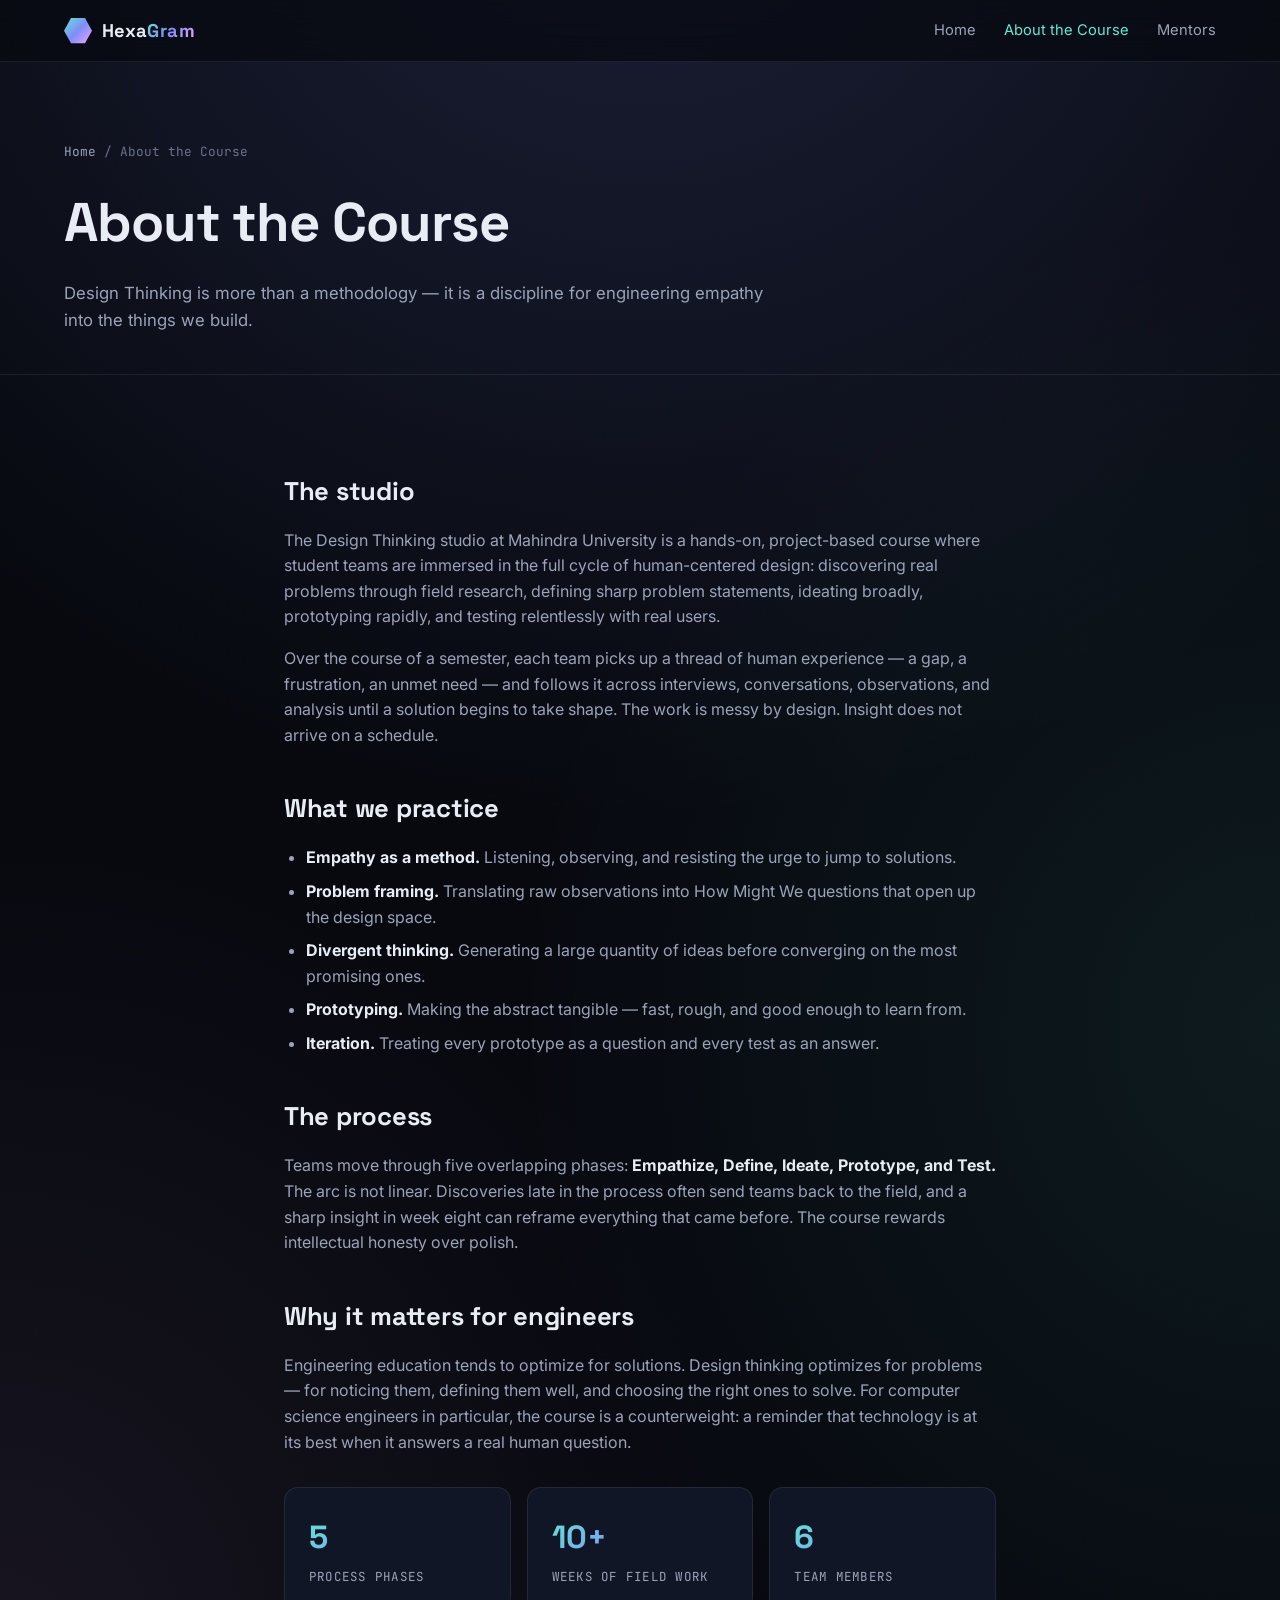
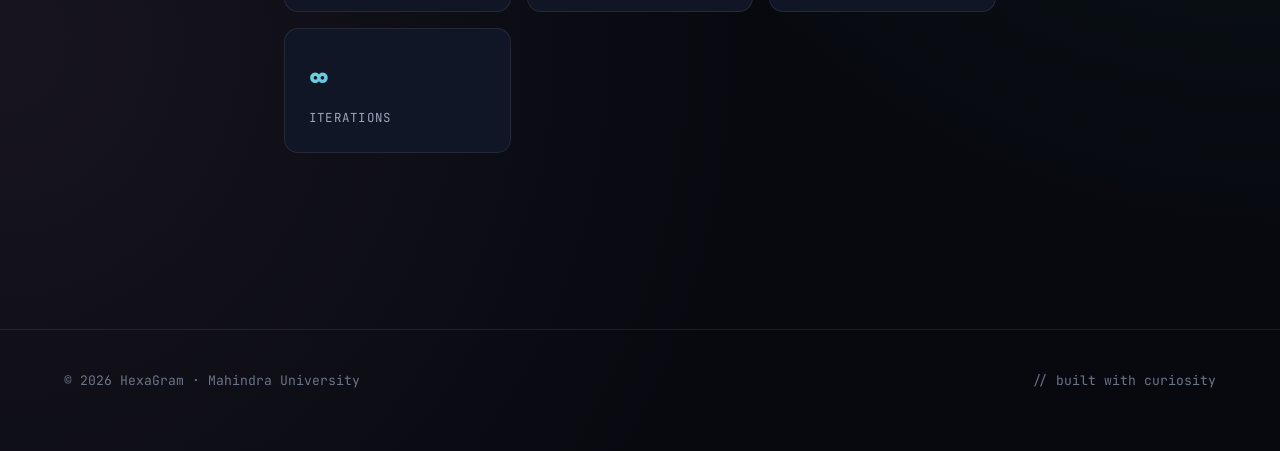
<file: about.html>
<!DOCTYPE html>
<html lang="en">
<head>
  <meta charset="UTF-8" />
  <meta name="viewport" content="width=device-width, initial-scale=1.0" />
  <title>About the Course — HexaGram</title>
  <meta name="description" content="About the Design Thinking course at Mahindra University." />
  <link rel="preconnect" href="https://fonts.googleapis.com" />
  <link rel="preconnect" href="https://fonts.gstatic.com" crossorigin />
  <link href="https://fonts.googleapis.com/css2?family=Inter:wght@400;500;600;700&family=Space+Grotesk:wght@400;500;600;700&family=JetBrains+Mono:wght@400;500&display=swap" rel="stylesheet" />
  <link rel="stylesheet" href="styles.css" />
</head>
<body>
  <nav class="nav">
    <div class="nav-inner">
      <a href="index.html" class="brand">
        <span class="brand-mark"></span>
        <span class="brand-name">Hexa<span>Gram</span></span>
      </a>
      <div class="nav-links">
        <a href="index.html">Home</a>
        <a href="about.html" class="active">About the Course</a>
        <a href="mentors.html">Mentors</a>
      </div>
    </div>
  </nav>

  <header class="subpage-header">
    <div class="container">
      <div class="crumb"><a href="index.html">Home</a> / About the Course</div>
      <h1 class="subpage-title">About the Course</h1>
      <p class="subpage-desc">Design Thinking is more than a methodology — it is a discipline for engineering empathy into the things we build.</p>
    </div>
  </header>

  <section class="section">
    <div class="container prose">
      <h2>The studio</h2>
      <p>The Design Thinking studio at Mahindra University is a hands-on, project-based course where student teams are immersed in the full cycle of human-centered design: discovering real problems through field research, defining sharp problem statements, ideating broadly, prototyping rapidly, and testing relentlessly with real users.</p>
      <p>Over the course of a semester, each team picks up a thread of human experience — a gap, a frustration, an unmet need — and follows it across interviews, conversations, observations, and analysis until a solution begins to take shape. The work is messy by design. Insight does not arrive on a schedule.</p>

      <h2>What we practice</h2>
      <ul>
        <li><strong>Empathy as a method.</strong> Listening, observing, and resisting the urge to jump to solutions.</li>
        <li><strong>Problem framing.</strong> Translating raw observations into How Might We questions that open up the design space.</li>
        <li><strong>Divergent thinking.</strong> Generating a large quantity of ideas before converging on the most promising ones.</li>
        <li><strong>Prototyping.</strong> Making the abstract tangible — fast, rough, and good enough to learn from.</li>
        <li><strong>Iteration.</strong> Treating every prototype as a question and every test as an answer.</li>
      </ul>

      <h2>The process</h2>
      <p>Teams move through five overlapping phases: <strong>Empathize, Define, Ideate, Prototype, and Test.</strong> The arc is not linear. Discoveries late in the process often send teams back to the field, and a sharp insight in week eight can reframe everything that came before. The course rewards intellectual honesty over polish.</p>

      <h2>Why it matters for engineers</h2>
      <p>Engineering education tends to optimize for solutions. Design thinking optimizes for problems — for noticing them, defining them well, and choosing the right ones to solve. For computer science engineers in particular, the course is a counterweight: a reminder that technology is at its best when it answers a real human question.</p>

      <div class="about-grid">
        <div class="about-stat"><div class="n">5</div><div class="l">Process Phases</div></div>
        <div class="about-stat"><div class="n">10+</div><div class="l">Weeks of Field Work</div></div>
        <div class="about-stat"><div class="n">6</div><div class="l">Team Members</div></div>
        <div class="about-stat"><div class="n">∞</div><div class="l">Iterations</div></div>
      </div>
    </div>
  </section>

  <footer class="footer">
    <div class="container footer-inner">
      <div>© 2026 HexaGram · Mahindra University</div>
      <div>// built with curiosity</div>
    </div>
  </footer>
</body>
</html>
</file>
<file: styles.css>
/* ============================================
   HexaGram — Tech-focused, sleek design system
   ============================================ */
:root {
  --bg: #07090f;
  --bg-elev: #0d111b;
  --bg-card: #111626;
  --surface: #161c2e;
  --border: rgba(255, 255, 255, 0.08);
  --border-strong: rgba(255, 255, 255, 0.16);
  --text: #e7ecf5;
  --text-dim: #9aa3b8;
  --text-faint: #6b7388;
  --accent: #5eead4;          /* teal */
  --accent-2: #818cf8;        /* indigo */
  --accent-3: #f0abfc;        /* fuchsia */
  --glow: 0 0 40px rgba(94, 234, 212, 0.25);
  --gradient: linear-gradient(135deg, #5eead4 0%, #818cf8 50%, #f0abfc 100%);
  --gradient-soft: linear-gradient(135deg, rgba(94,234,212,0.12), rgba(129,140,248,0.12), rgba(240,171,252,0.12));
  --radius: 14px;
  --radius-lg: 22px;
  --shadow: 0 30px 80px -30px rgba(0,0,0,0.7);
  --font-display: "Space Grotesk", "Inter", system-ui, sans-serif;
  --font-body: "Inter", system-ui, -apple-system, sans-serif;
  --font-mono: "JetBrains Mono", ui-monospace, "SF Mono", Menlo, monospace;
}
 
* { box-sizing: border-box; margin: 0; padding: 0; }
 
html { scroll-behavior: smooth; }
 
body {
  background: var(--bg);
  color: var(--text);
  font-family: var(--font-body);
  font-size: 16px;
  line-height: 1.6;
  min-height: 100vh;
  overflow-x: hidden;
  background-image:
    radial-gradient(ellipse 80% 50% at 50% -10%, rgba(129,140,248,0.18), transparent),
    radial-gradient(ellipse 60% 40% at 100% 50%, rgba(94,234,212,0.08), transparent),
    radial-gradient(ellipse 60% 40% at 0% 80%, rgba(240,171,252,0.07), transparent);
}
 
a { color: inherit; text-decoration: none; }
img { max-width: 100%; display: block; }
 
/* ---------- Layout ---------- */
.container { max-width: 1200px; margin: 0 auto; padding: 0 24px; }
.section { padding: 96px 0; }
.section-sm { padding: 56px 0; }
 
/* ---------- Nav ---------- */
.nav {
  position: sticky; top: 0; z-index: 50;
  backdrop-filter: blur(14px);
  background: rgba(7, 9, 15, 0.7);
  border-bottom: 1px solid var(--border);
}
.nav-inner {
  display: flex; align-items: center; justify-content: space-between;
  padding: 16px 24px; max-width: 1200px; margin: 0 auto;
}
.brand {
  display: flex; align-items: center; gap: 10px;
  font-family: var(--font-display);
  font-weight: 700; font-size: 1.15rem; letter-spacing: 0.02em;
}
.brand-mark {
  width: 28px; height: 28px;
  background: var(--gradient);
  clip-path: polygon(25% 5%, 75% 5%, 100% 50%, 75% 95%, 25% 95%, 0% 50%);
  box-shadow: var(--glow);
}
.brand-name span { background: var(--gradient); -webkit-background-clip: text; background-clip: text; color: transparent; }
.nav-links { display: flex; gap: 28px; }
.nav-links a {
  font-size: 0.92rem; color: var(--text-dim);
  transition: color 0.2s;
}
.nav-links a:hover, .nav-links a.active { color: var(--text); }
.nav-links a.active { color: var(--accent); }
 
/* ---------- Hero ---------- */
.hero {
  position: relative;
  padding: 140px 0 100px;
  text-align: center;
  overflow: hidden;
}
.hero::before {
  content: "";
  position: absolute; inset: 0;
  background-image:
    linear-gradient(rgba(255,255,255,0.03) 1px, transparent 1px),
    linear-gradient(90deg, rgba(255,255,255,0.03) 1px, transparent 1px);
  background-size: 60px 60px;
  mask-image: radial-gradient(ellipse 60% 50% at 50% 50%, black, transparent);
  pointer-events: none;
}
.eyebrow {
  display: inline-flex; align-items: center; gap: 8px;
  padding: 6px 14px;
  border: 1px solid var(--border-strong);
  border-radius: 999px;
  font-family: var(--font-mono);
  font-size: 0.78rem;
  color: var(--text-dim);
  background: rgba(255,255,255,0.02);
  margin-bottom: 24px;
}
.eyebrow .dot { width: 6px; height: 6px; border-radius: 50%; background: var(--accent); box-shadow: 0 0 12px var(--accent); }
.hero h1 {
  font-family: var(--font-display);
  font-size: clamp(2.5rem, 7vw, 5.5rem);
  font-weight: 700;
  line-height: 1.02;
  letter-spacing: -0.03em;
  margin-bottom: 22px;
}
.hero h1 .gradient { background: var(--gradient); -webkit-background-clip: text; background-clip: text; color: transparent; }
.hero p.lead {
  font-size: 1.15rem;
  color: var(--text-dim);
  max-width: 640px;
  margin: 0 auto 36px;
}
.hero-cta { display: inline-flex; gap: 14px; flex-wrap: wrap; justify-content: center; }
 
.btn {
  display: inline-flex; align-items: center; gap: 8px;
  padding: 12px 22px;
  border-radius: 999px;
  font-weight: 500; font-size: 0.95rem;
  border: 1px solid var(--border-strong);
  background: var(--surface);
  color: var(--text);
  cursor: pointer;
  transition: all 0.2s;
}
.btn:hover { border-color: var(--accent); transform: translateY(-1px); }
.btn-primary {
  background: var(--gradient);
  color: #0b1020;
  border-color: transparent;
  font-weight: 600;
}
.btn-primary:hover { box-shadow: var(--glow); }
 
/* ---------- Section heads ---------- */
.section-head { margin-bottom: 48px; text-align: center; }
.section-head h2 {
  font-family: var(--font-display);
  font-size: clamp(1.8rem, 3.5vw, 2.6rem);
  font-weight: 600; letter-spacing: -0.02em;
  margin-bottom: 12px;
}
.section-head p { color: var(--text-dim); max-width: 560px; margin: 0 auto; }
.section-head .tag {
  font-family: var(--font-mono);
  font-size: 0.78rem; color: var(--accent);
  text-transform: uppercase; letter-spacing: 0.15em;
  margin-bottom: 12px; display: block;
}
 
/* ---------- Category Grid ---------- */
.cat-grid {
  display: grid;
  grid-template-columns: repeat(auto-fill, minmax(260px, 1fr));
  gap: 18px;
}
.cat-card {
  position: relative;
  display: block;
  padding: 28px;
  background: var(--bg-card);
  border: 1px solid var(--border);
  border-radius: var(--radius-lg);
  transition: all 0.3s ease;
  overflow: hidden;
  min-height: 200px;
  display: flex; flex-direction: column; justify-content: space-between;
}
.cat-card::before {
  content: "";
  position: absolute; inset: 0;
  background: var(--gradient-soft);
  opacity: 0;
  transition: opacity 0.3s;
}
.cat-card:hover {
  border-color: var(--border-strong);
  transform: translateY(-4px);
  box-shadow: var(--shadow);
}
.cat-card:hover::before { opacity: 1; }
.cat-card > * { position: relative; z-index: 1; }
.cat-icon {
  width: 44px; height: 44px;
  border-radius: 12px;
  background: var(--surface);
  border: 1px solid var(--border-strong);
  display: flex; align-items: center; justify-content: center;
  font-size: 1.3rem;
  margin-bottom: 16px;
}
.cat-card h3 {
  font-family: var(--font-display);
  font-size: 1.2rem;
  font-weight: 600;
  letter-spacing: -0.01em;
  margin-bottom: 6px;
}
.cat-card p { color: var(--text-dim); font-size: 0.9rem; }
.cat-card .arrow {
  margin-top: 18px;
  font-family: var(--font-mono);
  font-size: 0.8rem;
  color: var(--accent);
  display: inline-flex; align-items: center; gap: 6px;
}
.cat-card .num {
  position: absolute; top: 22px; right: 24px;
  font-family: var(--font-mono);
  font-size: 0.75rem;
  color: var(--text-faint);
}
 
/* ---------- Team ---------- */
.team-grid {
  display: grid;
  grid-template-columns: repeat(auto-fill, minmax(220px, 1fr));
  gap: 16px;
}
.member-card {
  padding: 24px;
  background: var(--bg-card);
  border: 1px solid var(--border);
  border-radius: var(--radius);
  position: relative;
  transition: all 0.3s;
}
.member-card:hover { border-color: var(--accent); transform: translateY(-2px); }
.member-avatar {
  width: 56px; height: 56px; border-radius: 14px;
  background: var(--gradient);
  display: flex; align-items: center; justify-content: center;
  font-family: var(--font-display);
  font-weight: 700; font-size: 1.3rem;
  color: #0b1020;
  margin-bottom: 14px;
}
.member-name {
  font-family: var(--font-display);
  font-weight: 600; font-size: 1.05rem;
  display: flex; align-items: center; gap: 8px;
}
.member-role {
  font-family: var(--font-mono);
  font-size: 0.72rem;
  color: var(--accent);
  text-transform: uppercase; letter-spacing: 0.1em;
  margin: 4px 0 10px;
}
.member-id {
  font-family: var(--font-mono);
  font-size: 0.82rem;
  color: var(--text-dim);
}
.leader-badge {
  font-family: var(--font-mono); font-size: 0.6rem;
  background: var(--accent); color: #0b1020;
  padding: 2px 8px; border-radius: 999px;
  font-weight: 700; letter-spacing: 0.08em;
}
 
/* ---------- Mentors ---------- */
.mentor-grid {
  display: grid;
  grid-template-columns: repeat(auto-fill, minmax(260px, 1fr));
  gap: 20px;
}
.mentor-card {
  padding: 32px 28px;
  background: var(--bg-card);
  border: 1px solid var(--border);
  border-radius: var(--radius-lg);
  text-align: center;
  transition: all 0.3s;
}
.mentor-card:hover { transform: translateY(-4px); border-color: var(--border-strong); box-shadow: var(--shadow); }
.mentor-avatar {
  width: 88px; height: 88px;
  margin: 0 auto 18px;
  border-radius: 50%;
  background: var(--gradient);
  display: flex; align-items: center; justify-content: center;
  font-family: var(--font-display);
  font-size: 2rem; font-weight: 700;
  color: #0b1020;
  box-shadow: var(--glow);
}
.mentor-name { font-family: var(--font-display); font-size: 1.2rem; font-weight: 600; }
.mentor-role { font-family: var(--font-mono); font-size: 0.75rem; color: var(--accent); text-transform: uppercase; letter-spacing: 0.12em; margin: 6px 0 14px; }
.mentor-bio { color: var(--text-dim); font-size: 0.92rem; }
 
/* ---------- About / Prose ---------- */
.prose {
  max-width: 760px;
  margin: 0 auto;
}
.prose h2 {
  font-family: var(--font-display);
  font-size: 1.6rem;
  margin: 40px 0 16px;
  letter-spacing: -0.01em;
}
.prose h2:first-child { margin-top: 0; }
.prose p { color: var(--text-dim); margin-bottom: 16px; }
.prose ul { padding-left: 22px; margin-bottom: 16px; color: var(--text-dim); }
.prose li { margin-bottom: 8px; }
.prose strong { color: var(--text); }
 
.about-grid {
  display: grid;
  grid-template-columns: repeat(auto-fit, minmax(220px, 1fr));
  gap: 16px;
  margin-top: 32px;
}
.about-stat {
  padding: 24px;
  background: var(--bg-card);
  border: 1px solid var(--border);
  border-radius: var(--radius);
}
.about-stat .n {
  font-family: var(--font-display);
  font-size: 2rem; font-weight: 700;
  background: var(--gradient);
  -webkit-background-clip: text; background-clip: text; color: transparent;
}
.about-stat .l {
  font-family: var(--font-mono);
  font-size: 0.78rem;
  color: var(--text-dim);
  text-transform: uppercase; letter-spacing: 0.1em;
  margin-top: 4px;
}
 
/* ---------- Subpage (template) ---------- */
.subpage-header {
  padding: 80px 0 40px;
  border-bottom: 1px solid var(--border);
}
.crumb {
  font-family: var(--font-mono);
  font-size: 0.8rem;
  color: var(--text-faint);
  margin-bottom: 16px;
}
.crumb a { color: var(--text-dim); }
.crumb a:hover { color: var(--accent); }
.subpage-title {
  font-family: var(--font-display);
  font-size: clamp(2rem, 5vw, 3.4rem);
  font-weight: 700; letter-spacing: -0.02em;
  margin-bottom: 14px;
}
.subpage-desc { color: var(--text-dim); max-width: 720px; font-size: 1.05rem; }
 
.block { margin-bottom: 48px; }
.block h2 {
  font-family: var(--font-display);
  font-size: 1.5rem; font-weight: 600;
  margin-bottom: 16px;
  letter-spacing: -0.01em;
}
.block-text p { color: var(--text-dim); margin-bottom: 14px; }
.block-images {
  display: grid;
  grid-template-columns: repeat(auto-fill, minmax(280px, 1fr));
  gap: 14px;
}
.block-images img {
  width: 100%;
  border-radius: var(--radius);
  border: 1px solid var(--border);
  background: var(--bg-card);
}
.file-list { display: grid; gap: 10px; }
.file-item {
  display: flex; align-items: center; gap: 14px;
  padding: 14px 18px;
  background: var(--bg-card);
  border: 1px solid var(--border);
  border-radius: var(--radius);
  transition: all 0.2s;
}
.file-item:hover { border-color: var(--accent); }
.file-item .ico {
  width: 36px; height: 36px; border-radius: 10px;
  background: var(--surface); border: 1px solid var(--border-strong);
  display: flex; align-items: center; justify-content: center;
  font-family: var(--font-mono); font-size: 0.7rem;
  color: var(--accent);
}
.file-item .meta { flex: 1; }
.file-item .name { font-weight: 500; }
.file-item .sub { font-size: 0.82rem; color: var(--text-faint); font-family: var(--font-mono); }
 
/* ---------- Audio ---------- */
.audio-item {
  padding: 18px;
  background: var(--bg-card);
  border: 1px solid var(--border);
  border-radius: var(--radius);
  margin-bottom: 12px;
}
.audio-item .label { font-weight: 500; margin-bottom: 10px; }
.audio-item audio { width: 100%; }
 
/* ---------- Excel viewer ---------- */
.excel-tabs {
  display: flex; flex-wrap: wrap; gap: 8px;
  margin-bottom: 16px;
}
.excel-tab {
  padding: 7px 14px;
  background: var(--bg-card);
  border: 1px solid var(--border);
  border-radius: 999px;
  color: var(--text-dim);
  font-family: var(--font-mono);
  font-size: 0.78rem;
  cursor: pointer;
  transition: all 0.2s;
}
.excel-tab:hover { border-color: var(--accent); color: var(--text); }
.excel-tab-active { border-color: var(--accent); color: var(--accent); background: var(--surface); }
.excel-table-wrap {
  overflow: auto;
  max-height: 520px;
  border: 1px solid var(--border);
  border-radius: var(--radius);
}
.excel-table-wrap table { width: 100%; border-collapse: collapse; font-size: 0.82rem; }
.excel-table-wrap td, .excel-table-wrap th {
  padding: 9px 14px;
  border-bottom: 1px solid var(--border);
  border-right: 1px solid var(--border);
  color: var(--text-dim);
  vertical-align: top;
  white-space: nowrap;
}
.excel-table-wrap tr:first-child td, .excel-table-wrap tr:first-child th {
  position: sticky; top: 0; z-index: 2;
  background: var(--surface);
  color: var(--accent);
  font-family: var(--font-mono);
  font-size: 0.75rem;
  font-weight: 600;
  text-transform: uppercase;
  letter-spacing: 0.06em;
}
.excel-table-wrap tr:hover td { background: var(--bg-card); color: var(--text); }
 
/* ---------- Audio Person Filter ---------- */
.person-filter-grid {
  display: grid;
  grid-template-columns: repeat(auto-fill, minmax(180px, 1fr));
  gap: 16px;
  margin-bottom: 8px;
}
.person-filter-card {
  padding: 24px 20px;
  background: var(--bg-card);
  border: 1px solid var(--border);
  border-radius: var(--radius);
  cursor: pointer;
  text-align: center;
  transition: all 0.3s;
  color: var(--text);
  font-family: var(--font-body);
}
.person-filter-card:hover {
  border-color: var(--accent);
  transform: translateY(-2px);
  box-shadow: var(--shadow);
}
.person-filter-avatar {
  width: 56px; height: 56px;
  border-radius: 14px;
  background: var(--gradient);
  display: flex; align-items: center; justify-content: center;
  font-family: var(--font-display);
  font-weight: 700; font-size: 1.4rem;
  color: #0b1020;
  margin: 0 auto 12px;
}
.person-filter-name {
  font-family: var(--font-display);
  font-weight: 600; font-size: 1rem;
  margin-bottom: 6px;
}
.person-filter-count {
  font-family: var(--font-mono);
  font-size: 0.75rem;
  color: var(--text-dim);
  text-transform: uppercase; letter-spacing: 0.08em;
}
.audio-filter-header {
  display: flex; align-items: center; gap: 16px;
  margin-bottom: 24px;
}
#audio-person-label {
  font-family: var(--font-mono);
  font-size: 0.95rem;
  color: var(--accent);
}
 
/* ---------- Footer ---------- */
.footer {
  border-top: 1px solid var(--border);
  padding: 40px 0 60px;
  margin-top: 80px;
}
.footer-inner {
  display: flex; justify-content: space-between; flex-wrap: wrap; gap: 20px;
  color: var(--text-faint);
  font-family: var(--font-mono);
  font-size: 0.82rem;
}
 
/* ---------- Loading state ---------- */
.loading {
  padding: 80px 20px; text-align: center;
  color: var(--text-dim);
  font-family: var(--font-mono);
}
.empty { color: var(--text-faint); font-style: italic; }
 
@media (max-width: 640px) {
  .section { padding: 64px 0; }
  .hero { padding: 80px 0 60px; }
  .nav-links { gap: 16px; }
  .nav-links a { font-size: 0.85rem; }
}
 
/* ============================================
   Lightbox
   ============================================ */
#hg-lightbox {
  display: none;
  position: fixed;
  inset: 0;
  z-index: 9000;
  align-items: center;
  justify-content: center;
}
#hg-lightbox.lb-open {
  display: flex;
}
#hg-lightbox .lb-backdrop {
  position: absolute;
  inset: 0;
  background: rgba(0,0,0,.88);
  backdrop-filter: blur(6px);
}
#hg-lightbox .lb-inner {
  position: relative;
  z-index: 1;
  max-width: 90vw;
  max-height: 90vh;
  display: flex;
  flex-direction: column;
  align-items: center;
  gap: 12px;
}
#hg-lightbox .lb-img {
  max-width: 90vw;
  max-height: 80vh;
  object-fit: contain;
  border-radius: 6px;
  box-shadow: 0 8px 48px rgba(0,0,0,.6);
}
#hg-lightbox .lb-caption {
  color: rgba(255,255,255,.7);
  font-family: var(--font-mono);
  font-size: .8rem;
  text-align: center;
}
#hg-lightbox .lb-close {
  position: fixed;
  top: 20px;
  right: 24px;
  z-index: 2;
  background: rgba(255,255,255,.1);
  border: 1px solid rgba(255,255,255,.2);
  color: #fff;
  font-size: 1.1rem;
  width: 36px;
  height: 36px;
  border-radius: 50%;
  cursor: pointer;
  display: flex;
  align-items: center;
  justify-content: center;
  transition: background .15s;
}
#hg-lightbox .lb-close:hover { background: rgba(255,255,255,.25); }
#hg-lightbox .lb-prev,
#hg-lightbox .lb-next {
  position: fixed;
  top: 50%;
  transform: translateY(-50%);
  z-index: 2;
  background: rgba(255,255,255,.1);
  border: 1px solid rgba(255,255,255,.2);
  color: #fff;
  font-size: 2rem;
  width: 44px;
  height: 64px;
  border-radius: 6px;
  cursor: pointer;
  display: flex;
  align-items: center;
  justify-content: center;
  transition: background .15s;
}
#hg-lightbox .lb-prev:hover,
#hg-lightbox .lb-next:hover { background: rgba(255,255,255,.25); }
#hg-lightbox .lb-prev { left: 16px; }
#hg-lightbox .lb-next { right: 16px; }
 
/* ============================================
   Mentor photo
   ============================================ */
.mentor-photo-wrap {
  width: 88px;
  height: 88px;
  border-radius: 50%;
  overflow: hidden;
  margin: 0 auto 16px;
  background: var(--surface);
  border: 2px solid var(--border);
  display: flex;
  align-items: center;
  justify-content: center;
}
.mentor-photo {
  width: 100%;
  height: 100%;
  object-fit: cover;
  object-position: top center;
}
.mentor-card .mentor-avatar {
  width: 88px;
  height: 88px;
  line-height: 88px;
  font-size: 2rem;
  margin: 0 auto 16px;
}
 
/* ============================================
   Member bio
   ============================================ */
.member-bio {
  font-size: .82rem;
  color: var(--text-dim);
  line-height: 1.55;
  margin: 8px 0 0;
  text-align: left;
}
 
/* ============================================
   Lightbox hover cue on images
   ============================================ */
.block-images figure img {
  transition: opacity .15s, transform .15s;
}
.block-images figure img:hover {
  opacity: .88;
  transform: scale(1.015);
}
</file>
